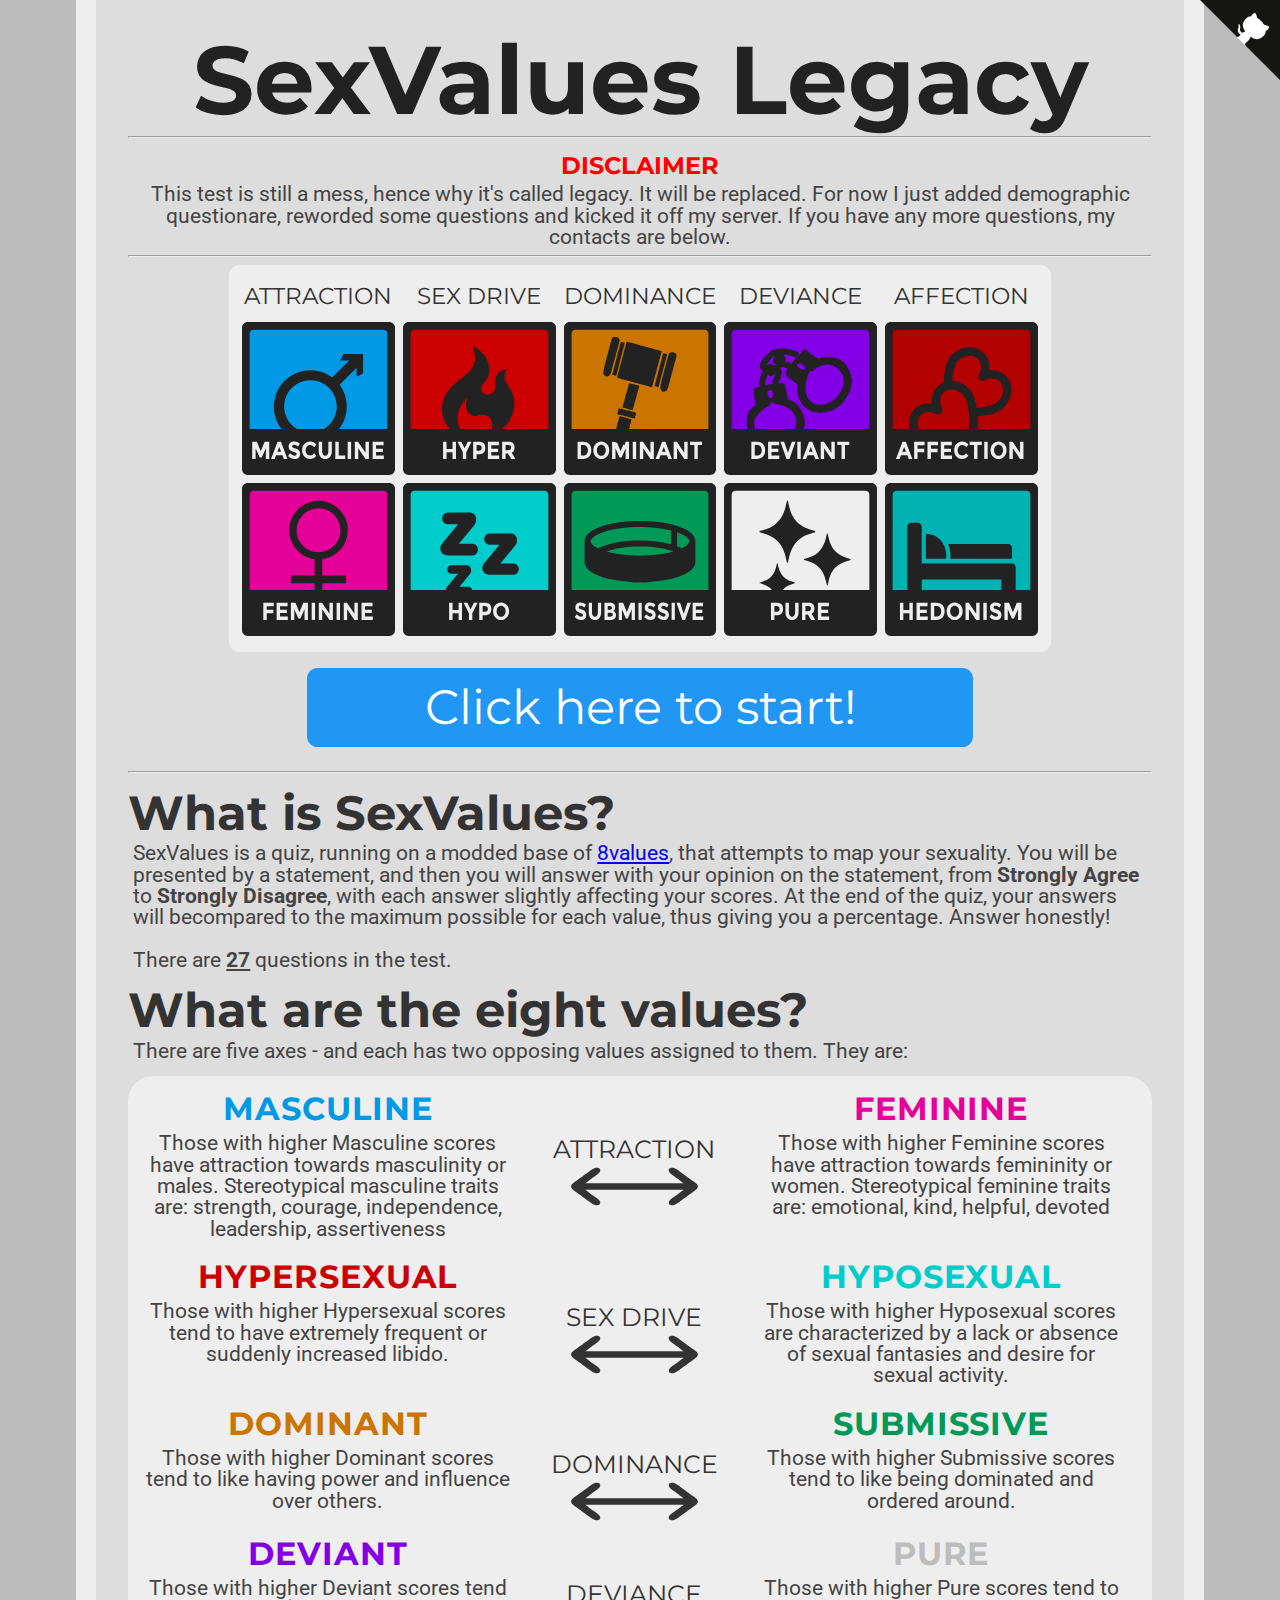
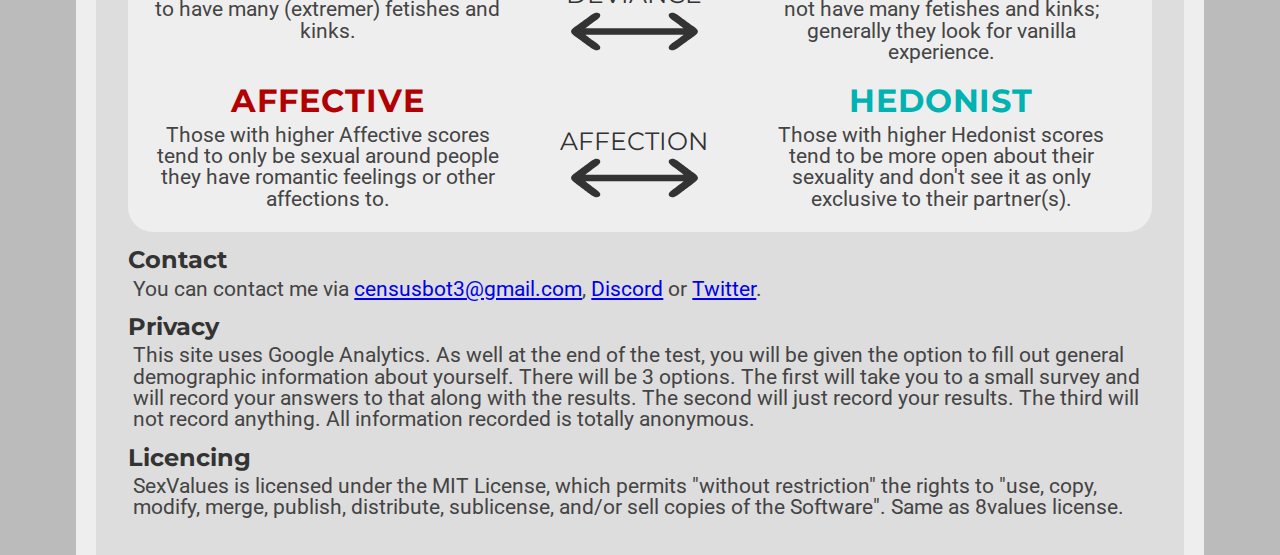
<file: index.html>
<head>
        <script async src="https://www.googletagmanager.com/gtag/js?id=UA-99715444-2"></script>
        <script>
        window.dataLayer = window.dataLayer || [];
        function gtag() { dataLayer.push(arguments); }
        gtag('js', new Date());

        gtag('config', 'UA-99715444-2');
        </script>

        <link href="https://fonts.googleapis.com/css?family=Montserrat:300,400,700|Roboto:400,700" rel="stylesheet">
        <link href='style.css' rel='stylesheet' type='text/css'>
        <title>SexValues</title>
        <link rel="icon" type="x-icon" href="icon.png">
        <link rel="shortcut icon" type="x-icon" href="icon.png">
        <meta charset="utf-8">
</head>

<body>
<a href="https://github.com/sexvalues/sexvalues.github.io" class="github-corner" aria-label="View source on Github"><svg width="80" height="80" viewBox="0 0 250 250" style="fill:#151513; color:#fff; position: absolute; top: 0; border: 0; right: 0;" aria-hidden="true"><path d="M0,0 L115,115 L130,115 L142,142 L250,250 L250,0 Z"></path><path d="M128.3,109.0 C113.8,99.7 119.0,89.6 119.0,89.6 C122.0,82.7 120.5,78.6 120.5,78.6 C119.2,72.0 123.4,76.3 123.4,76.3 C127.3,80.9 125.5,87.3 125.5,87.3 C122.9,97.6 130.6,101.9 134.4,103.2" fill="currentColor" style="transform-origin: 130px 106px;" class="octo-arm"></path><path d="M115.0,115.0 C114.9,115.1 118.7,116.5 119.8,115.4 L133.7,101.6 C136.9,99.2 139.9,98.4 142.2,98.6 C133.8,88.0 127.5,74.4 143.8,58.0 C148.5,53.4 154.0,51.2 159.7,51.0 C160.3,49.4 163.2,43.6 171.4,40.1 C171.4,40.1 176.1,42.5 178.8,56.2 C183.1,58.6 187.2,61.8 190.9,65.4 C194.5,69.0 197.7,73.2 200.1,77.6 C213.8,80.2 216.3,84.9 216.3,84.9 C212.7,93.1 206.9,96.0 205.4,96.6 C205.1,102.4 203.0,107.8 198.3,112.5 C181.9,128.9 168.3,122.5 157.7,114.1 C157.9,116.9 156.7,120.9 152.7,124.9 L141.0,136.5 C139.8,137.7 141.6,141.9 141.8,141.8 Z" fill="currentColor" class="octo-body"></path></svg></a><style>.github-corner:hover .octo-arm{animation:octocat-wave 560ms ease-in-out}@keyframes octocat-wave{0%,100%{transform:rotate(0)}20%,60%{transform:rotate(-25deg)}40%,80%{transform:rotate(10deg)}}@media (max-width:500px){.github-corner:hover .octo-arm{animation:none}.github-corner .octo-arm{animation:octocat-wave 560ms ease-in-out}}</style>
<h1>SexValues Legacy</h1>
<hr>
<center>
        <h3 style="color:red;">DISCLAIMER</h3>
</center>
<center>
        <p>This test is still a mess, hence why it's called legacy. It will be replaced. For now I just added demographic questionare, reworded some questions and kicked it off my server.
                If you have any more questions, my contacts are below.</p>
</center>
<hr>

<div class="center">
        <div class="axis_name quadcolumn">ATTRACTION</div>
        <div class="axis_name quadcolumn">SEX DRIVE</div>
        <div class="axis_name quadcolumn">DOMINANCE</div>
        <div class="axis_name quadcolumn">DEVIANCE</div>
        <div class="axis_name quadcolumn">AFFECTION</div>
        <a href="#anchor"><img src="value_images/masculine.svg" class="quadcolumn"></a>
        <a href="#anchor"><img src="value_images/hypersexual.svg" class="quadcolumn"></a>
        <a href="#anchor"><img src="value_images/dominant.svg" class="quadcolumn"></a>
        <a href="#anchor"><img src="value_images/deviant.svg" class="quadcolumn"></a>
        <a href="#anchor"><img src="value_images/affection.svg" class="quadcolumn"></a>
        <a href="#anchor"><img src="value_images/feminine.svg" class="quadcolumn"></a>
        <a href="#anchor"><img src="value_images/hyposexual.svg" class="quadcolumn"></a>
        <a href="#anchor"><img src="value_images/submissive.svg" class="quadcolumn"></a>
        <a href="#anchor"><img src="value_images/pure.svg" class="quadcolumn"></a>
        <a href="#anchor"><img src="value_images/hedonism.svg" class="quadcolumn"></a>
</div>

<br>
<button class="button" onclick="location.href='instructions.html';" style="font-size:36pt;">Click here to
        start!</button>
<br>
<hr>
<h2>What is SexValues?</h2>
<p>SexValues is a quiz, running on a modded base of <a href="https://8values.github.io/">8values</a>,
that attempts to map your sexuality. You will be presented by a statement, and then you will answer with your opinion on the statement, 
from <b>Strongly Agree</b> to <b>Strongly Disagree</b>, with each answer slightly affecting your scores. At the end of the quiz, your 
answers will becompared to the maximum possible for each value, thus giving you a percentage. Answer honestly!<br /><br />
There are <b><u><span id="numOfQuestions"></span></u></b> questions in the test.</p>

<h2><a id="anchor">What are the eight values?</a></h2>
<p>There are five axes - and each has two opposing values assigned to them. They are:</p>
<div class="explanation_bg">
        <div class="spacer">
                <div class="explanation_blurb_left">
                        <p class="value"><b style="color:#0099E5;">MASCULINE</b></p>
                        <p class="blurb-text">
                                Those with higher Masculine scores have attraction towards masculinity or males. 
                                Stereotypical masculine traits are: strength, courage, independence, leadership, assertiveness
                        </p>
                </div>
                <div class="explanation_axis">
                        <p class="axis_name">ATTRACTION</p>
                        <img class="arrow" src="double_arrow.svg"></img>
                </div>
                <div class="explanation_blurb_right">
                        <p class="value"><b style="color:#E50099;">FEMININE</b></p>
                        <p class="blurb-text">
                                Those with higher Feminine scores have attraction towards femininity or women.
                                Stereotypical feminine traits are: emotional, kind, helpful, devoted
                        </p>
                </div>
        </div>
        <div class="spacer">
                <div class="explanation_blurb_left">
                        <p class="value"><b style="color:#CC0000;">HYPERSEXUAL</b></p>
                        <p class="blurb-text">
                                Those with higher Hypersexual scores tend to have extremely frequent or suddenly increased libido.
                        </p>
                </div>
                <div class="explanation_axis">
                        <p class="axis_name">SEX DRIVE</p>
                        <img class="arrow" src="double_arrow.svg"></img>
                </div>
                <div class="explanation_blurb_right">
                        <p class="value"><b style="color:#00CCCC;">HYPOSEXUAL</b></p>
                        <p class="blurb-text">
                                Those with higher Hyposexual scores are characterized 
                                by a lack or absence of sexual fantasies and desire for sexual activity.
                        </p>
                </div>
        </div>
        <div class="spacer">
                <div class="explanation_blurb_left">
                        <p class="value"><b style="color:#CC7400;">DOMINANT</b></p>
                        <p class="blurb-text">
                                Those with higher Dominant scores tend to like having power and influence over others.
                        </p>
                </div>
                <div class="explanation_axis">
                        <p class="axis_name">DOMINANCE</p>
                        <img class="arrow" src="double_arrow.svg"></img>
                </div>
                <div class="explanation_blurb_right">
                        <p class="value"><b style="color:#009957;">SUBMISSIVE</b></p>
                        <p class="blurb-text">
                                Those with higher Submissive scores tend to like being dominated and ordered around.
                        </p>
                </div>
        </div>
        <div class="spacer">
                <div class="explanation_blurb_left">
                        <p class="value"><b style="color:#8300E5;">DEVIANT</b></p>
                        <p class="blurb-text">
                                Those with higher Deviant scores tend to have many (extremer) fetishes and kinks.
                        </p>
                </div>
                <div class="explanation_axis">
                        <p class="axis_name">DEVIANCE</p>
                        <img class="arrow" src="double_arrow.svg"></img>
                </div>
                <div class="explanation_blurb_right">
                        <p class="value"><b style="color:#bdbdbd;">PURE</b></p>
                        <p class="blurb-text">
                                Those with higher Pure scores tend to not have many fetishes and kinks; generally they look for vanilla experience.
                        </p>
                </div>
        </div>
        <div class="spacer">
                <div class="explanation_blurb_left">
                        <p class="value"><b style="color:#B20000;">AFFECTIVE</b></p>
                        <p class="blurb-text">
                                Those with higher Affective scores tend to only be sexual around people they have romantic feelings or other affections to.
                        </p>
                </div>
                <div class="explanation_axis">
                        <p class="axis_name">AFFECTION</p>
                        <img class="arrow" src="double_arrow.svg"></img>
                </div>
                <div class="explanation_blurb_right">
                        <p class="value"><b style="color:#00B2B2;">HEDONIST</b></p>
                        <p class="blurb-text">
                                Those with higher Hedonist scores tend to be more open about their sexuality and don't see it as only exclusive to their partner(s).
                        </p>
                </div>
        </div>
        <br />
</div>

<h3>Contact</h3>
<p>You can contact me via <a href="mailto:censusbot3@gmail.com">censusbot3@gmail.com</a>, <a
                href="https://discord.gg/vwqk2UZ">Discord</a> or <a
                href="https://twitter.com/sunkdatadiver">Twitter</a>.</p>
<h3>Privacy</h3>
<p>This site uses Google Analytics. As well at the end of the test, you will be given the option to fill out general demographic information about yourself.
There will be 3 options. The first will take you to a small survey and will record your answers to that along with the
results. The second will just record your results. The third will not record anything. All information recorded is
totally anonymous.</p>
<h3>Licencing</h3>
<p>SexValues is licensed under the MIT License, which permits "without restriction" the rights to "use, copy, modify,
        merge, publish, distribute, sublicense, and/or sell
        copies of the Software". Same as 8values license.</p>


<!-- This is the script for the page itself -->
<script type="application/javascript" src="questions_legacy.js"></script>
<script type="text/javascript">
        document.getElementById("numOfQuestions").innerHTML = questions.length;
</script>
</body>
</file>
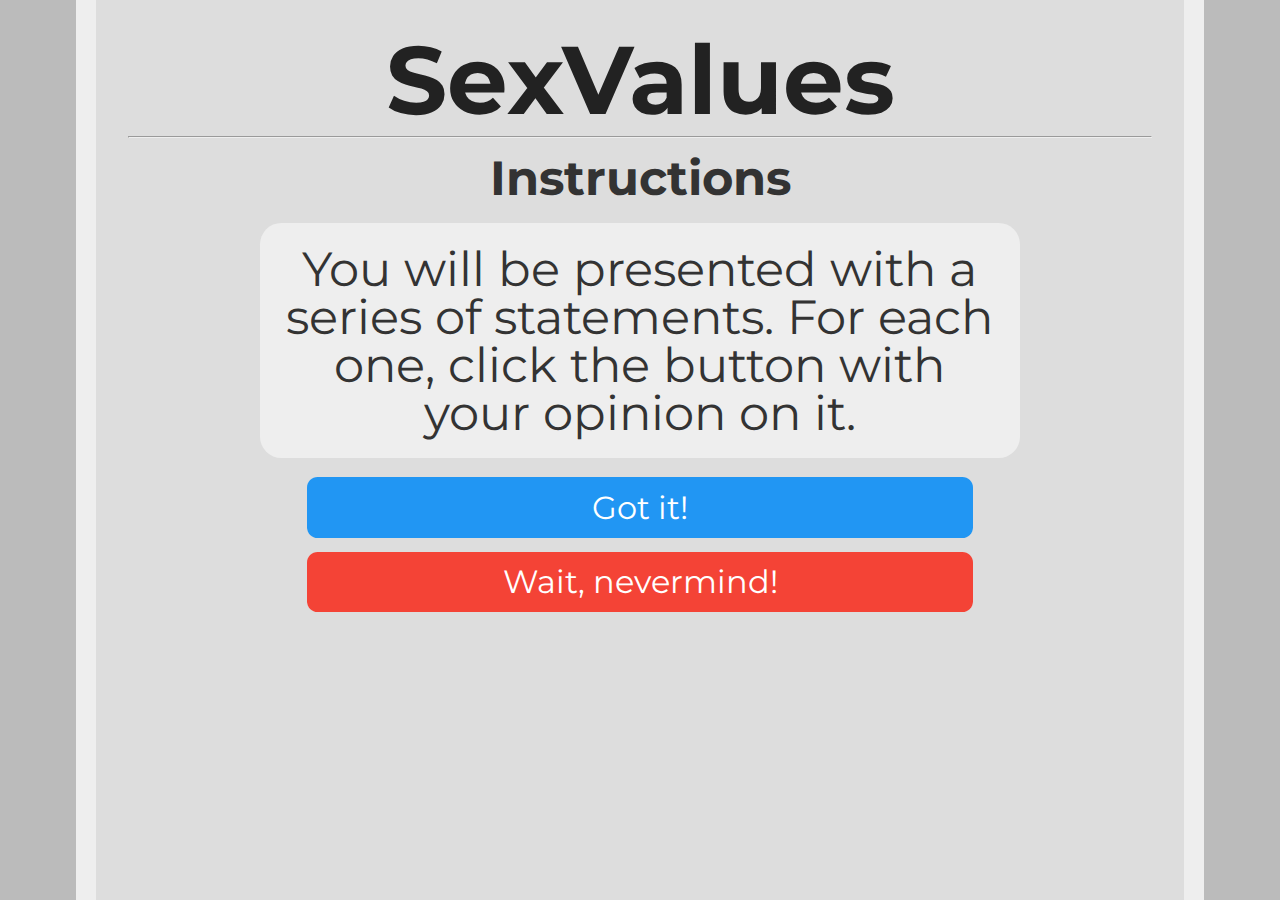
<file: instructions.html>
<head>
    <!-- Global site tag (gtag.js) - Google Analytics -->
    <script async src="https://www.googletagmanager.com/gtag/js?id=UA-99715444-2"></script>
    <script>
      window.dataLayer = window.dataLayer || [];
      function gtag() { dataLayer.push(arguments); }
      gtag('js', new Date());

      gtag('config', 'UA-99715444-2');
    </script>
    <link href="https://fonts.googleapis.com/css?family=Montserrat:300,400,700|Roboto:400,700" rel="stylesheet">
    <link href='style.css' rel='stylesheet' type='text/css'>
    <title>SexValues Quiz</title>
    <link rel="icon" type="x-icon" href="icon.png">
    <link rel="shortcut icon" type="x-icon" href="icon.png">
    <meta charset="utf-8">
</head>

<body>

    <h1>SexValues</h1>
    <hr>
    <h2 style="text-align:center;">Instructions</h2>
    <p class="question">You will be presented with a series of statements. For each one, click the button with your opinion on it.</p>
    <button class="button" onclick="location.href='quiz.html';" style="background-color: #2196f3;">Got it!</button> <br>
    <button class="button" onclick="location.href='index.html';" style="background-color: #f44336;">Wait, nevermind!</button> <br>

</body>
</file>
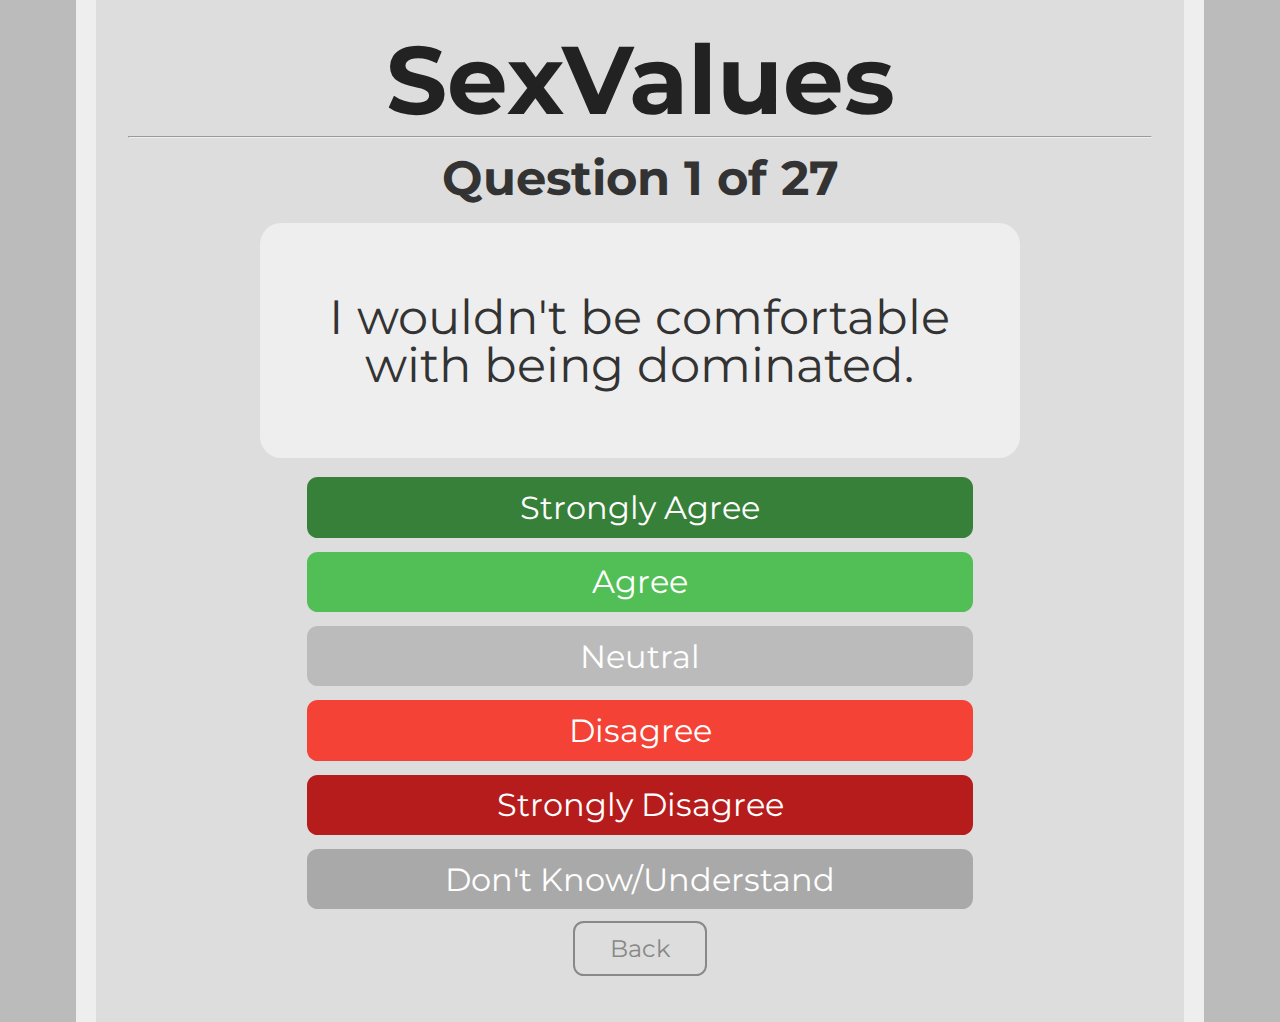
<file: quiz.html>
<head>
    <!-- Global site tag (gtag.js) - Google Analytics -->
    <script async src="https://www.googletagmanager.com/gtag/js?id=UA-99715444-2"></script>
    <script>
        window.dataLayer = window.dataLayer || [];
        function gtag() { dataLayer.push(arguments); }
        gtag('js', new Date());

        gtag('config', 'UA-99715444-2');
    </script>

    <link href="https://fonts.googleapis.com/css?family=Montserrat:300,400,700|Roboto:400,700" rel="stylesheet">
    <link href='style.css' rel='stylesheet' type='text/css'>
    <title>SexValues Quiz</title>
    <link rel="icon" type="x-icon" href="icon.png">
    <link rel="shortcut icon" type="x-icon" href="icon.png">
    <meta charset="utf-8">
    <script type="application/javascript" src="questions_legacy.js"></script>
    <script type="application/javascript" src="results_data.js"></script>
    <script src="https://ajax.googleapis.com/ajax/libs/jquery/3.5.1/jquery.min.js"></script>
</head>

<body>

<h1>SexValues</h1>
<hr>
<h2 style="text-align:center;" id="question-number">Loading...</h2>
<p class="question" id="question-text"></p>
<button class="button" onclick="next_question(1.0)" style="background-color: #378039;">Strongly Agree</button> <br>
<button class="button" onclick="next_question(0.5)" style="background-color: #52bf56;">Agree</button> <br>
<button class="button" onclick="next_question(0.0)" style="background-color: #bbbbbb;">Neutral</button> <br>
<button class="button" onclick="next_question(-0.5)" style="background-color: #f44336;">Disagree</button> <br>
<button class="button" onclick="next_question(-1.0)" style="background-color: #b71c1c;">Strongly Disagree</button> <br>
<button class="button" onclick="next_question(null)" style="background-color: #a9a9a9;">Don't Know/Understand</button>
<br>
<button class="small_button" onclick="prev_question()" id="back_button">Back</button>
<button class="small_button_off" id="back_button_off">Back</button><br>

<!-- JavaScript for the test itself -->
<script>

    // variables
    var answers = new Object();     // Store user's answers
    var qn = 0; // Current question order


    // Populate questionsObject

    var questionsObject = new Object();     // Question objects with ID keys
    questions.forEach(populateQO);

    function populateQO(value) {
        questionsObject[value['id']] = value
    }


    // Populate & shuffle questionsOrder

    var questionsOrder = Object.keys(questionsObject); //Array of shuffled question IDs
    shuffleArray(questionsOrder);

    function shuffleArray(array) {
        for (let i = array.length - 1; i > 0; i--) {
            const j = Math.floor(Math.random() * (i + 1));
            [array[i], array[j]] = [array[j], array[i]];
        }
    }

    // Question initialization

    init_question();

    function init_question() {
        $("#question-text").html(questionsObject[questionsOrder[qn]].question);
        $("#question-number").html("Question " + (qn + 1) + " of " + (questionsOrder.length));



        if (jQuery.isEmptyObject(answers)) {
            $('#back_button').hide()
            $('#back_button_off').show()
        } else {
            $('#back_button').show()
            $('#back_button_off').hide()
        }
    }


    // Next question

    function next_question(answer) {
        if (qn === questionsOrder.length) {
            return;
        }

        answers[questionsOrder[qn]] = answer;
        qn++;

        if (qn < questionsOrder.length) {
            init_question();
        } else {
            results();
        }
    }


    // Previous question

    function prev_question() {
        if (jQuery.isEmptyObject(answers)) {
            $('#back_button').hide()
            $('#back_button_off').show()
            return;
        }
        qn--;

        delete answers[questionsOrder[qn]];

        init_question();
    }


    // RESULTS

    function results() {

        window.sessionStorage.answers = JSON.stringify(answers);


        // Calculate final results
        pct = percentageCalculation();
        window.sessionStorage.percentages = JSON.stringify(pct);

        // prepare arguments
        var args = '?';
        for (const i in Object.keys(pct)) {
            effectName = Object.keys(pct)[i]
            args += `${effectName}=${pct[effectName]}`

            var cycle = parseInt(i)
            if (cycle + 1 !== Object.keys(pct).length) {
                args += '&'
            }
        }

        location.href = ((window.location.hostname == "") ? `feedback.html` : `results.html`) + args

    }


    // Calculate percentage

    function percentageCalculation() {
        // calc max
        var max = new Object(); // Max possible scores
        var score = new Object(); // User scores
        var pct = new Object(); // Percentages

        // prepare
        for (const id in answers) {
            for (const effectName in questionsObject[id].effect) {
                max[effectName] = 0
                score[effectName] = 0
            }
        }

        // get max & scores
        for (const id in answers) {
            // dismiss "don't know"
            if (answers[id] !== null) {
                for (const effectName in questionsObject[id].effect) {
                    max[effectName] += Math.abs(questionsObject[id].effect[effectName]);
                    score[effectName] += answers[id] * questionsObject[id].effect[effectName];
                }
            }
        }

        // calc percentage

        for (const i in Object.keys(max)) {
            effectName = Object.keys(max)[i]

            if (max[effectName] > 0) {
                pct[effectName] = (100 * (max[effectName] + score[effectName]) / (2 * max[effectName])).toFixed(1)
            } else {
                pct[effectName] = 50
            }
        }
        console.log(pct);

        return pct;
    }

</script>
</body>
</file>
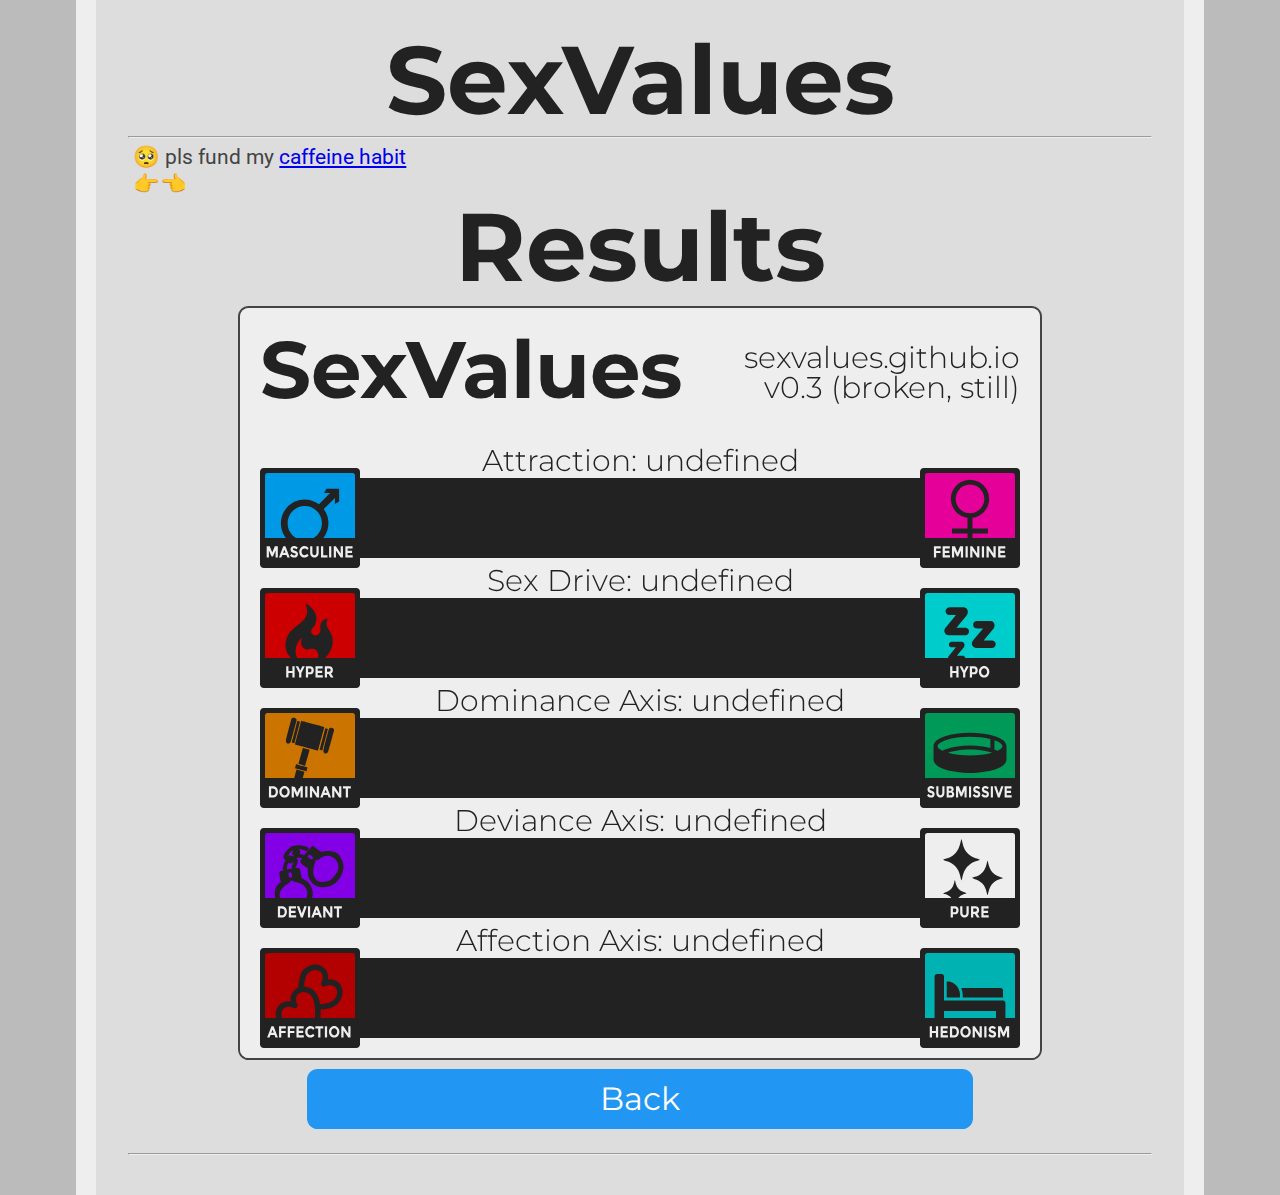
<file: results.html>
<head>
    <!-- Global site tag (gtag.js) - Google Analytics -->
    <script async src="https://www.googletagmanager.com/gtag/js?id=UA-99715444-2"></script>
    <script>
        window.dataLayer = window.dataLayer || [];
        function gtag() { dataLayer.push(arguments); }
        gtag('js', new Date());

        gtag('config', 'UA-99715444-2');
    </script>
    <link href="https://fonts.googleapis.com/css?family=Montserrat:300,400,700|Roboto:400,700" rel="stylesheet">
    <link href='style.css' rel='stylesheet' type='text/css'>
    <title>SexValues Results</title>
    <link rel="icon" type="x-icon" href="icon.png">
    <link rel="shortcut icon" type="x-icon" href="icon.png">
    <meta charset="utf-8">
    <script>
      version = "v0.3 (broken, still)" //Remember to update this before making changes to the test itself!
    </script>
    <script type="application/javascript" src="results_data.js"></script>

</head>

<body>
    <h1>SexValues</h1>

    <hr>
    <p>🥺 pls fund my <a href="https://ko-fi.com/sunkdatadiver">caffeine habit</a></p>
    <p>👉👈</p>

    <h1>Results</h1>

    <!-- HACK TO GET IMAGES WORK ON CANVAS -->
    <img id="img-masculine" src="value_images/masculine.svg" height="128pt" width="128pt" style="display: none;"/>
    <img id="img-hypersexual" src="value_images/hypersexual.svg" height="128pt" style="display: none;" />
    <img id="img-dominant" src="value_images/dominant.svg" height="128pt" style="display: none;"/>
    <img id="img-deviant" src="value_images/deviant.svg" height="128pt" style="display: none;"/>
    <img id="img-affective" src="value_images/affection.svg" height="128pt" style="display: none;" />

    <img id="img-feminine" src="value_images/feminine.svg" height="128pt" style="display: none;"/>
    <img id="img-hyposexual" src="value_images/hyposexual.svg" height="128pt" style="display: none;" />
    <img id="img-submissive" src="value_images/submissive.svg" height="128pt" style="display: none;"/>
    <img id="img-pure" src="value_images/pure.svg" height="128pt" style="display: none;"/>
    <img id="img-hedonist" src="value_images/hedonism.svg" height="128pt" style="display: none;" />


    <canvas id="banner" width=800 height=750 style="font-family:Montserrat"></canvas>
    <button class="button" onclick="location.href='index.html';" style="background-color: #2196f3;">Back</button> <br>
    <hr/>


    <!-- JavaScript for the test itself -->
    <script>
    function getQueryVariable(variable) {
           var query = window.location.search.substring(1)
           var vars = query.split("&")
           for (var i=0;i<vars.length;i++) {
                   var pair = vars[i].split("=")
                   if(pair[0] == variable) {return pair[1]}
           }
           return(NaN);
    }

    function setBarValue(name, value) {
        innerel = document.getElementById(name)
        outerel = document.getElementById("bar-" + name)
        outerel.style.width = (value + "%")
        innerel.innerHTML = (value + "%")
        if (innerel.offsetWidth + 15 > outerel.offsetWidth) {
            innerel.style.visibility = "hidden"
        }
    }

    function setLabel(val, ary) {
            return ary[Math.min(parseInt(val / 100 * ary.length), ary.length - 1)]
    }

    // GET VALUES
    masculine   = getQueryVariable("affect")
    feminine    = (100 - masculine).toFixed(1)
    hypersexual = getQueryVariable("drive")
    dominant    = getQueryVariable("dominant")
    deviant     = getQueryVariable("deviance")
    affective   = getQueryVariable("affect")
    hyposexual  = (100 - hypersexual).toFixed(1)
    submissive  = (100 - dominant   ).toFixed(1)
    pure        = (100 - deviant    ).toFixed(1)
    hedonist    = (100 - affective  ).toFixed(1)


    window.onload = function() {
        var c = document.getElementById("banner")
        var ctx = c.getContext("2d")
        ctx.fillStyle = "#EEEEEE"
        ctx.fillRect(0,0,800,750)

        console.log("INIT")


        //LOGOS ON THE IMAGE

        var starting_height = 160;
        for(let i = 0; i < values.left.length; i++){
            img = document.getElementById("img-"+values.left[i]);
            ctx.drawImage(img, 20, starting_height, 100, 100);
            starting_height += 120
        };

        var starting_height = 160;
        for(let i = 0; i < values.right.length; i++){
            img = document.getElementById("img-"+values.right[i]);
            ctx.drawImage(img, 680, starting_height, 100, 100);
            starting_height += 120
        };


        ctx.fillStyle="#222222"

        var starting_height = 170;
        for(let i = 0; i < values.left.length; i++){
            ctx.fillRect(120, starting_height, 560, 80)
            starting_height += 120
        }

        //color fill
        var starting_height = 174;

        for(let i = 0; i < values.left.length; i++){
            ctx.fillStyle=valueColors[values.left[i]]
            ctx.fillRect(120, starting_height, 5.6*eval(values.left[i])-2, 72)
            starting_height += 120
        }

        var starting_height = 174;

        for(let i = 0; i < values.right.length; i++){
            ctx.fillStyle=valueColors[values.right[i]]
            ctx.fillRect(682-5.6*eval(values.right[i]), starting_height, 5.6*eval(values.right[i])-2, 72)
            starting_height += 120
        }


        ctx.fillStyle="#222222"
        ctx.font="700 80px Montserrat"
        ctx.textAlign="left"
        ctx.fillText("SexValues", 20, 90)
        ctx.font = "400 50px Montserrat"

        var starting_height = 227.5;
        ctx.textAlign="left"
        for(let i = 0; i < values.left.length; i++){
            if (eval(values.left[i])  > 27) {ctx.fillText(eval(values.left[i]) + "%", 130, starting_height)}
            starting_height += 120
        }

        var starting_height = 227.5;
        ctx.textAlign="right"
        for(let i = 0; i < values.right.length; i++){
            if (eval(values.right[i])  > 27) {ctx.fillText(eval(values.right[i]) + "%", 670, starting_height)}
            starting_height += 120
        }

        ctx.font="300 30px Montserrat"
        ctx.fillText("sexvalues.github.io", 780, 60)
        ctx.fillText(version, 780, 90)
        ctx.textAlign="center"

        var starting_height = 163;
        for(let i = 0; i < values.left.length; i++){
            ctx.font = "300 30px Montserrat"
            ctx.fillText(axisNames[labels[i]]+": " + setLabel(eval(values.left[i]), axisArrays[labels[i]]), 400, starting_height)
            starting_height += 120
        }
    }
    </script>
</body>
</file>
<file: style.css>
html {
  background-color: #bbbbbb;
  padding: 0px;
  scroll-behavior: smooth;
}
body {
  width: 80%;
  min-height: calc(100vh - 4em);
  margin: 0 auto;
  padding: 2em;
  background-color: #dddddd;
  border-color: #eeeeee;
  border-left-style: solid;
  border-right-style: solid;
  border-width: 20px;
}
p {
  color: #444444;
  font-family: "Roboto", sans-serif;
  font-size: 16pt;
  line-height: 1;
  margin: 4pt;
}

p.value {
  margin-top: 22px;
  margin-bottom: 22px;
  text-indent: -16pt;
  margin-left: 20pt;
  font-size: 24pt;
  line-height: 2.11666656px;
  letter-spacing: 0.03em;
  font-family: "Montserrat";
}

p.axis_name {
  margin-top: 50px;
  color: #333333;
  font-size: 19pt;
  font-family: "Montserrat";
}
p.question {
  margin: 16pt auto;
  color: #333333;
  font-family: "Montserrat", sans-serif;
  font-weight: normal;
  width: 70%;
  min-width: 500pt;
  min-height: 144pt;
  background-color: #eeeeee;
  padding: 16pt;
  border-radius: 16pt;
  font-size: 36pt;
  display: flex;
  justify-content: center;
  align-items: center;
  text-align: center;
}
h1 {
  color: #222222;
  font-family: "Montserrat", sans-serif;
  font-size: 72pt;
  text-align: center;
  line-height: 72pt;
  margin-top: 0pt;
  margin-bottom: 0pt;
}
h2 {
  color: #333333;
  font-family: "Montserrat", sans-serif;
  font-size: 36pt;
  line-height: 36pt;
  margin-top: 12pt;
  margin-bottom: 0pt;
}
h3 {
  color: #333333;
  font-family: "Montserrat", sans-serif;
  font-size: 18pt;
  line-height: 18pt;
  margin-top: 12pt;
  margin-bottom: 0pt;
}
li {
  font-size: 16pt;
  text-indent: 16pt;
}
a {
  font-family: inherit;
}
.selection {
  background-color: #4caf50;
  font-family: "Montserrat", sans-serif;
  border: none;
  border-radius: 8pt;
  color: white;
  padding: 8pt;
  width: 50%;
  min-width: 500pt;
  text-align: center;
  text-decoration: none;
  display: block;
  font-size: 24pt;
  margin: -2px auto;
  cursor: pointer;
}
.num_input {
  background-color: #2196f3;
  font-family: "Montserrat", sans-serif;
  border: none;
  border-radius: 8pt;
  color: white;
  padding: 8pt;
  width: 50%;
  min-width: 500pt;
  text-align: center;
  text-decoration: none;
  display: block;
  font-size: 24pt;
  margin: -2px auto;
  cursor: pointer;
}
.text_input {
  background-color: #2196f3;
  font-family: "Montserrat", sans-serif;
  border: none;
  border-radius: 8pt;
  color: white;
  padding: 8pt;
  width: 50%;
  min-width: 500pt;
  text-align: center;
  text-decoration: none;
  display: block;
  font-size: 24pt;
  margin: -2px auto;
  cursor: pointer;
}
div.center {
  background-color: #eeeeee;
  font-family: "Montserrat", sans-serif;
  border-radius: 8pt;
  padding: 6pt;
  color: white;
  width: 50%;
  min-width: 603.9pt;
  text-align: center;
  text-decoration: none;
  display: block;
  font-size: 24pt;
  margin: auto;
}
img.quadcolumn {
  width: 19%;
  transition: transform 0.3s;
}
img.quadcolumn:hover {
  transform: scale(1.05);
}
div.quadcolumn {
  width: 19%;
}
div.axis_name {
  color: #333333;
  font-size: 17pt;
  font-family: "Montserrat";
  display: inline-block;
  padding-bottom: 8.65pt;
}
.spacer {
  display: flex;
}
.spacer > div {
  margin-top: 10px;
  display: inline-block;
  *display: inline; /* For IE7 */
  text-align: center;
}
.button {
  background-color: #2196f3;
  font-family: "Montserrat", sans-serif;
  border: none;
  border-radius: 8pt;
  color: white;
  padding: 8pt;
  width: 50%;
  min-width: 500pt;
  text-align: center;
  text-decoration: none;
  display: block;
  font-size: 24pt;
  margin: -2px auto;
  cursor: pointer;
}
.button:hover,
.button:focus {
  background: #1687e0;
}
.stronglyAgree {
  background: #1b5e20;
}
.stronglyAgree:hover,
.stronglyAgree:focus {
  background: #154a19;
}
.agree {
  background: #4caf50;
}
.agree:hover,
.agree:focus {
  background: #29942e;
}
.neutral {
  background: #949494;
}
.neutral:hover,
.neutral:focus {
  background: #656565;
}
.disagree {
  background: #f44336;
}
.disagree:hover,
.disagree:focus {
  background: #d6271a;
}
.stronglyDisagree {
  background: #b71c1c;
}
.stronglyDisagree:hover,
.stronglyDisagree:focus {
  background: #a00e0e;
}

.small_button,
.small_button_off {
  background-color: #333;
  font-family: "Montserrat", sans-serif;
  border: none;
  border-radius: 8pt;
  color: white;
  padding: 8pt;
  width: 10%;
  min-width: 100pt;
  text-align: center;
  text-decoration: none;
  display: block;
  font-size: 18pt;
  margin: -2px auto;
  cursor: pointer;
}

.small_button:hover,
.small_button:focus {
  background: #222;
}

.small_button_off {
  background-color: #ddd;
  color: #888;
  border: 2px solid #888;
  cursor: not-allowed;
  margin: -4px auto;
}
.arrow {
  width: 60%;
  height: auto;
}
div.explanation_blurb_left {
  vertical-align: top;
  width: 37%;
  margin-left: 1%;
  margin-right: 1%;
}
div.explanation_blurb_right {
  vertical-align: top;
  width: 37%;
  margin-left: 1%;
  margin-right: 1%;
}
div.explanation_axis {
  width: 20.9%;
  vertical-align: top;
}
div.axis {
  width: 100%;
  display: flex;
  align-items: center;
  justify-content: center;
}
div.bar {
  height: 36pt;
  line-height: 36pt;
  padding: 8pt;
  margin-top: 4pt;
  margin-bottom: 4pt;
  border-width: 4px;
  border-right-width: 1px;
  border-top-style: solid;
  border-bottom-style: solid;
  border-color: #222222;
  background-color: #eeeeee;
  display: block;
  width: 50%;
}
div.text-wrapper {
  font-family: "Montserrat", sans-serif;
  font-size: 36pt;
  line-height: 36pt;
  color: #222222;
  display: inline-block;
}
div.equality {
  background-color: #f44336;
  text-align: left;
  border-right-style: solid;
}
div.wealth {
  background-color: #00897b;
  text-align: right;
  border-left-style: solid;
}
div.liberty {
  background-color: #ffeb3b;
  text-align: left;
  border-right-style: solid;
}
div.authority {
  background-color: #3f51b5;
  text-align: right;
  border-left-style: solid;
}
div.peace {
  background-color: #03a9f4;
  text-align: right;
  border-left-style: solid;
}
div.might {
  background-color: #ff9800;
  text-align: left;
  border-right-style: solid;
}
div.progress {
  background-color: #9c27b0;
  text-align: right;
  border-left-style: solid;
}
div.tradition {
  background-color: #8bc34a;
  text-align: left;
  border-right-style: solid;
}
span.weight-300 {
  font-weight: 300;
}
.explanation_bg {
  background-color: #eeeeee;
  border-radius: 25px;
  margin-top: 15px;
}
#banner {
  border-color: #444444;
  border-style: solid;
  border-width: 2px;
  border-radius: 8pt;
  display: block;
  margin: 8pt;
  margin-left: auto;
  margin-right: auto;
}
</file>
